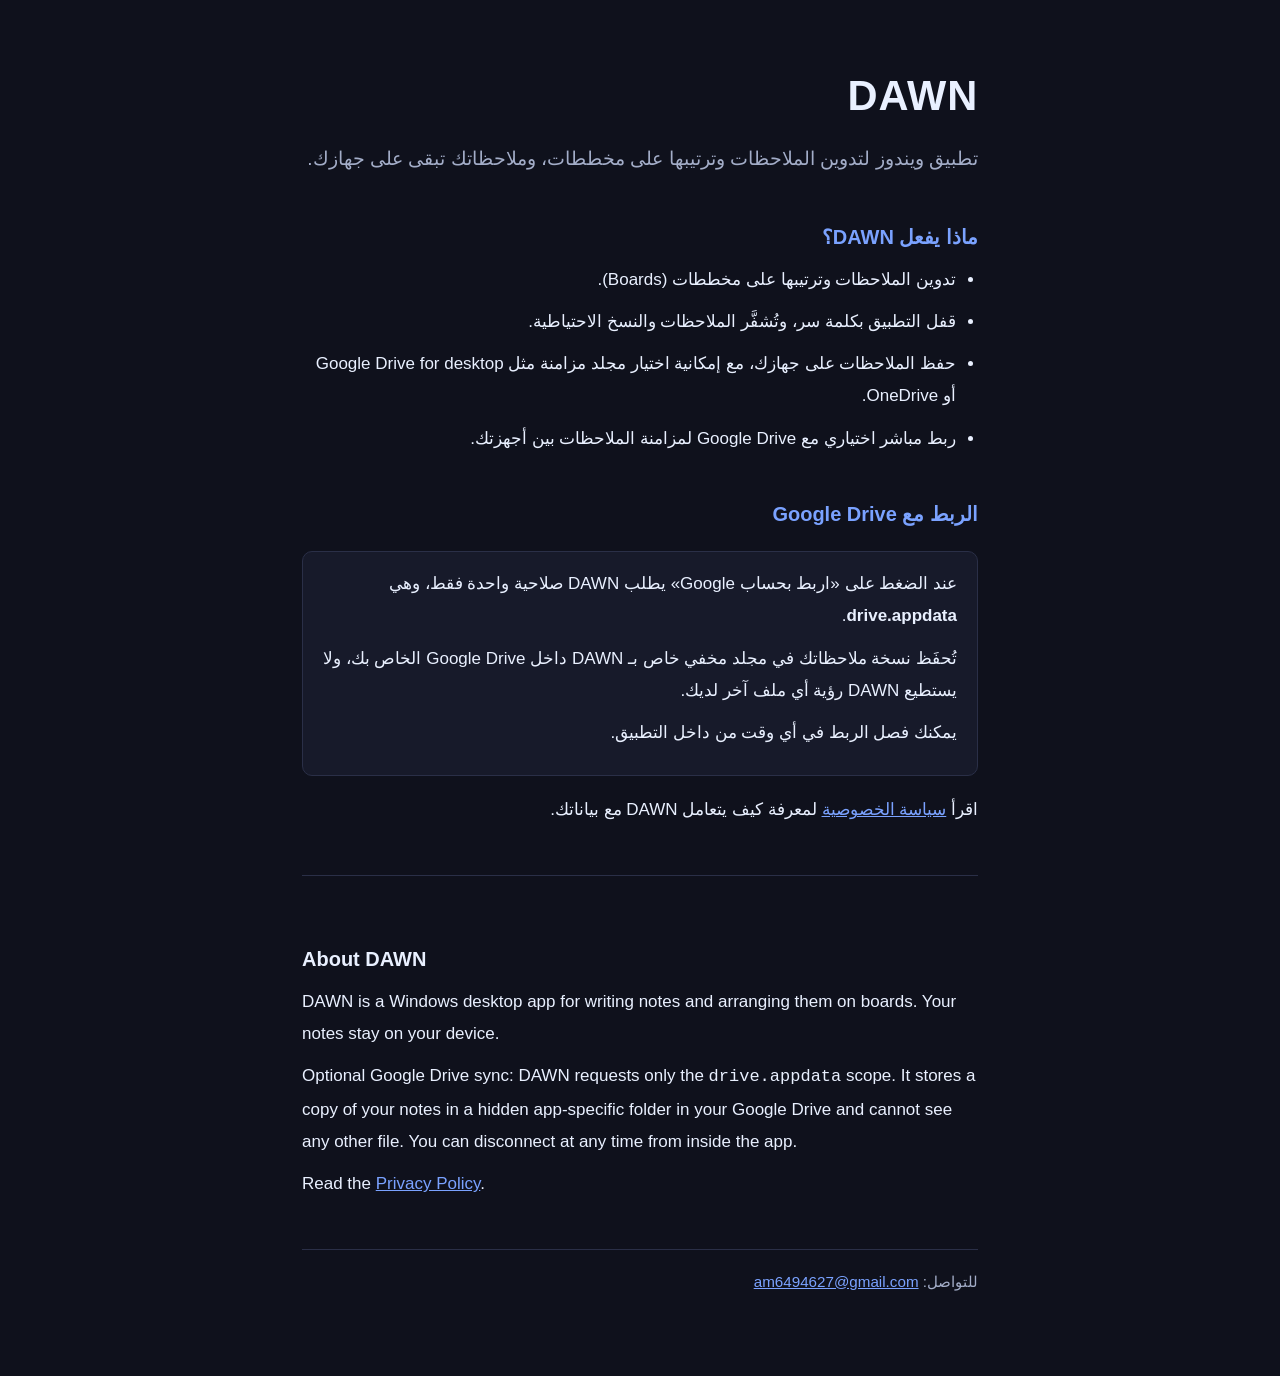
<file: index.html>
<!doctype html>
<html lang="ar" dir="rtl">
<head>
<meta charset="utf-8">
<meta name="viewport" content="width=device-width, initial-scale=1">
<title>DAWN | ملاحظات ومخططات</title>
<meta name="description" content="DAWN تطبيق ويندوز للملاحظات والمخططات، مع مزامنة اختيارية عبر Google Drive.">
<link rel="stylesheet" href="style.css">
</head>
<body>
<main>
  <h1>DAWN</h1>
  <p class="lead">تطبيق ويندوز لتدوين الملاحظات وترتيبها على مخططات، وملاحظاتك تبقى على جهازك.</p>

  <h2>ماذا يفعل DAWN؟</h2>
  <ul>
    <li>تدوين الملاحظات وترتيبها على مخططات (Boards).</li>
    <li>قفل التطبيق بكلمة سر، وتُشفَّر الملاحظات والنسخ الاحتياطية.</li>
    <li>حفظ الملاحظات على جهازك، مع إمكانية اختيار مجلد مزامنة مثل Google Drive for desktop أو OneDrive.</li>
    <li>ربط مباشر اختياري مع Google Drive لمزامنة الملاحظات بين أجهزتك.</li>
  </ul>

  <h2>الربط مع Google Drive</h2>
  <div class="box">
    <p>عند الضغط على «اربط بحساب Google» يطلب DAWN صلاحية واحدة فقط، وهي <b dir="ltr">drive.appdata</b>.</p>
    <p>تُحفَظ نسخة ملاحظاتك في مجلد مخفي خاص بـ DAWN داخل Google Drive الخاص بك، ولا يستطيع DAWN رؤية أي ملف آخر لديك.</p>
    <p>يمكنك فصل الربط في أي وقت من داخل التطبيق.</p>
  </div>

  <p>اقرأ <a href="privacy.html">سياسة الخصوصية</a> لمعرفة كيف يتعامل DAWN مع بياناتك.</p>

  <div class="en" lang="en">
    <h2>About DAWN</h2>
    <p>DAWN is a Windows desktop app for writing notes and arranging them on boards. Your notes stay on your device.</p>
    <p>Optional Google Drive sync: DAWN requests only the <code>drive.appdata</code> scope. It stores a copy of your notes in a hidden app-specific folder in your Google Drive and cannot see any other file. You can disconnect at any time from inside the app.</p>
    <p>Read the <a href="privacy.html">Privacy Policy</a>.</p>
  </div>

  <footer>للتواصل: <a href="mailto:am6494627@gmail.com">am6494627@gmail.com</a></footer>
</main>
</body>
</html>
</file>
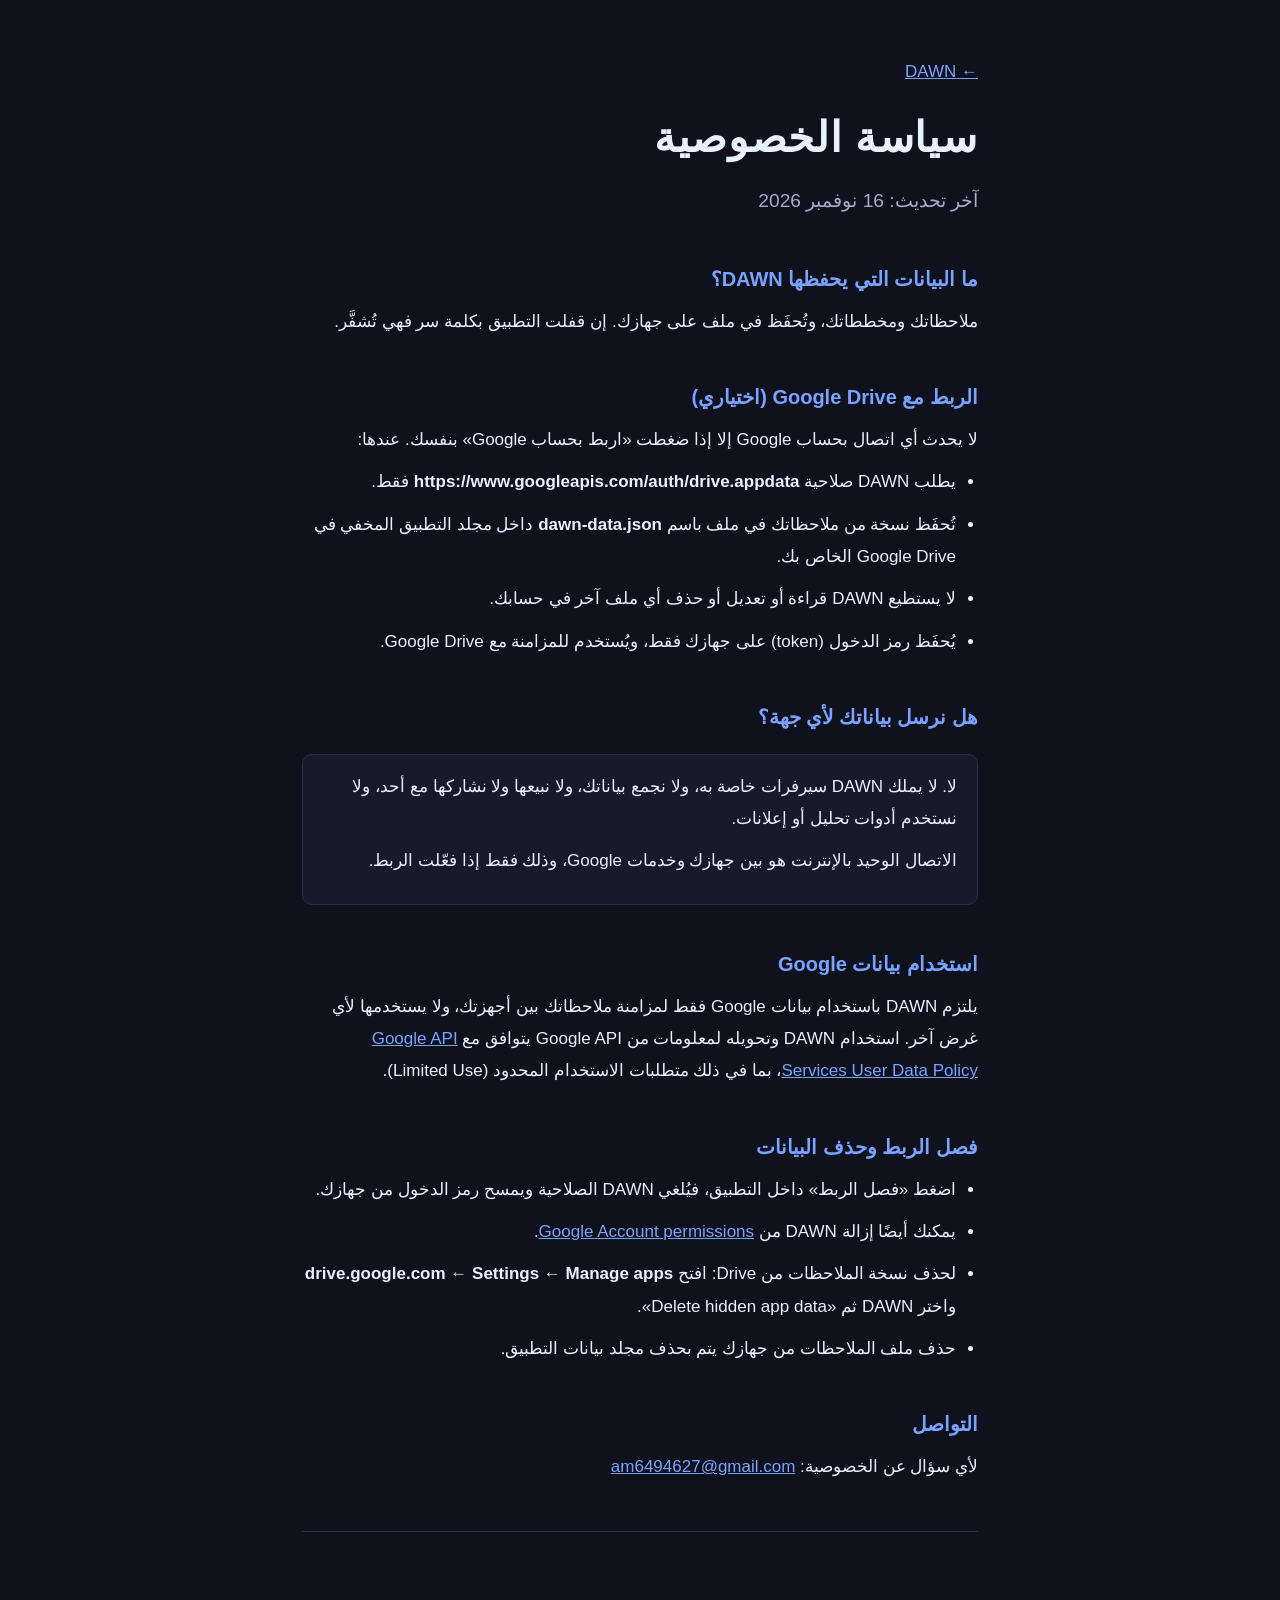
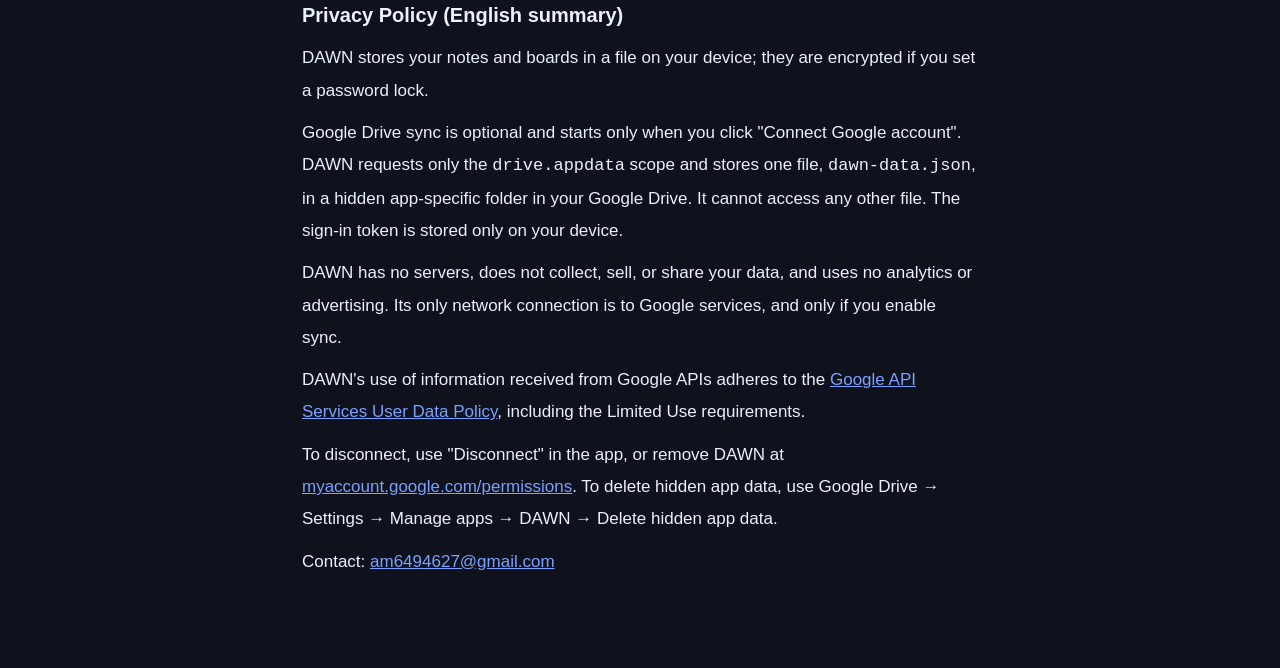
<file: privacy.html>
<!doctype html>
<html lang="ar" dir="rtl">
<head>
<meta charset="utf-8">
<meta name="viewport" content="width=device-width, initial-scale=1">
<title>سياسة الخصوصية | DAWN</title>
<link rel="stylesheet" href="style.css">
</head>
<body>
<main>
  <p><a href="index.html">← DAWN</a></p>
  <h1>سياسة الخصوصية</h1>
  <p class="lead">آخر تحديث: 16 نوفمبر 2026</p>

  <h2>ما البيانات التي يحفظها DAWN؟</h2>
  <p>ملاحظاتك ومخططاتك، وتُحفَظ في ملف على جهازك. إن قفلت التطبيق بكلمة سر فهي تُشفَّر.</p>

  <h2>الربط مع Google Drive (اختياري)</h2>
  <p>لا يحدث أي اتصال بحساب Google إلا إذا ضغطت «اربط بحساب Google» بنفسك. عندها:</p>
  <ul>
    <li>يطلب DAWN صلاحية <b dir="ltr">https://www.googleapis.com/auth/drive.appdata</b> فقط.</li>
    <li>تُحفَظ نسخة من ملاحظاتك في ملف باسم <b dir="ltr">dawn-data.json</b> داخل مجلد التطبيق المخفي في Google Drive الخاص بك.</li>
    <li>لا يستطيع DAWN قراءة أو تعديل أو حذف أي ملف آخر في حسابك.</li>
    <li>يُحفَظ رمز الدخول (token) على جهازك فقط، ويُستخدم للمزامنة مع Google Drive.</li>
  </ul>

  <h2>هل نرسل بياناتك لأي جهة؟</h2>
  <div class="box">
    <p>لا. لا يملك DAWN سيرفرات خاصة به، ولا نجمع بياناتك، ولا نبيعها ولا نشاركها مع أحد، ولا نستخدم أدوات تحليل أو إعلانات.</p>
    <p>الاتصال الوحيد بالإنترنت هو بين جهازك وخدمات Google، وذلك فقط إذا فعّلت الربط.</p>
  </div>

  <h2>استخدام بيانات Google</h2>
  <p>يلتزم DAWN باستخدام بيانات Google فقط لمزامنة ملاحظاتك بين أجهزتك، ولا يستخدمها لأي غرض آخر. استخدام DAWN وتحويله لمعلومات من Google API يتوافق مع <a href="https://developers.google.com/terms/api-services-user-data-policy" lang="en">Google API Services User Data Policy</a>، بما في ذلك متطلبات الاستخدام المحدود (Limited Use).</p>

  <h2>فصل الربط وحذف البيانات</h2>
  <ul>
    <li>اضغط «فصل الربط» داخل التطبيق، فيُلغي DAWN الصلاحية ويمسح رمز الدخول من جهازك.</li>
    <li>يمكنك أيضًا إزالة DAWN من <a href="https://myaccount.google.com/permissions" lang="en">Google Account permissions</a>.</li>
    <li>لحذف نسخة الملاحظات من Drive: افتح <b dir="ltr">drive.google.com ← Settings ← Manage apps</b> واختر DAWN ثم «Delete hidden app data».</li>
    <li>حذف ملف الملاحظات من جهازك يتم بحذف مجلد بيانات التطبيق.</li>
  </ul>

  <h2>التواصل</h2>
  <p>لأي سؤال عن الخصوصية: <a href="mailto:am6494627@gmail.com">am6494627@gmail.com</a></p>

  <div class="en" lang="en">
    <h2>Privacy Policy (English summary)</h2>
    <p>DAWN stores your notes and boards in a file on your device; they are encrypted if you set a password lock.</p>
    <p>Google Drive sync is optional and starts only when you click "Connect Google account". DAWN requests only the <code>drive.appdata</code> scope and stores one file, <code>dawn-data.json</code>, in a hidden app-specific folder in your Google Drive. It cannot access any other file. The sign-in token is stored only on your device.</p>
    <p>DAWN has no servers, does not collect, sell, or share your data, and uses no analytics or advertising. Its only network connection is to Google services, and only if you enable sync.</p>
    <p>DAWN's use of information received from Google APIs adheres to the <a href="https://developers.google.com/terms/api-services-user-data-policy">Google API Services User Data Policy</a>, including the Limited Use requirements.</p>
    <p>To disconnect, use "Disconnect" in the app, or remove DAWN at <a href="https://myaccount.google.com/permissions">myaccount.google.com/permissions</a>. To delete hidden app data, use Google Drive → Settings → Manage apps → DAWN → Delete hidden app data.</p>
    <p>Contact: <a href="mailto:am6494627@gmail.com">am6494627@gmail.com</a></p>
  </div>
</main>
</body>
</html>
</file>
<file: style.css>
:root{--bg:#0f111c;--panel:#171a2a;--line:#2a2f47;--text:#e9f0ff;--muted:#a3adc8;--accent:#7aa2ff}
*{box-sizing:border-box}
html{color-scheme:dark}
body{margin:0;background:var(--bg);color:var(--text);font-family:"Segoe UI",Tahoma,Arial,sans-serif;line-height:1.9;font-size:17px}
main{max-width:720px;margin:0 auto;padding:56px 22px 80px}
h1{font-size:2.6rem;margin:0 0 6px;letter-spacing:.02em}
h2{font-size:1.25rem;margin:40px 0 8px;color:var(--accent)}
p,li{color:var(--text);margin:0 0 10px}
.lead{font-size:1.2rem;color:var(--muted);margin-bottom:28px}
ul{padding-inline-start:22px;margin:0 0 10px}
a{color:var(--accent)}
a:focus-visible{outline:2px solid var(--accent);outline-offset:3px}
.box{background:var(--panel);border:1px solid var(--line);border-radius:10px;padding:16px 20px;margin:18px 0}
.en{direction:ltr;text-align:left;color:var(--muted);border-top:1px solid var(--line);margin-top:48px;padding-top:24px}
.en h2{color:var(--text)}
footer{margin-top:48px;padding-top:18px;border-top:1px solid var(--line);color:var(--muted);font-size:.95rem}
@media (max-width:480px){h1{font-size:2.1rem}main{padding-top:36px}}
</file>
